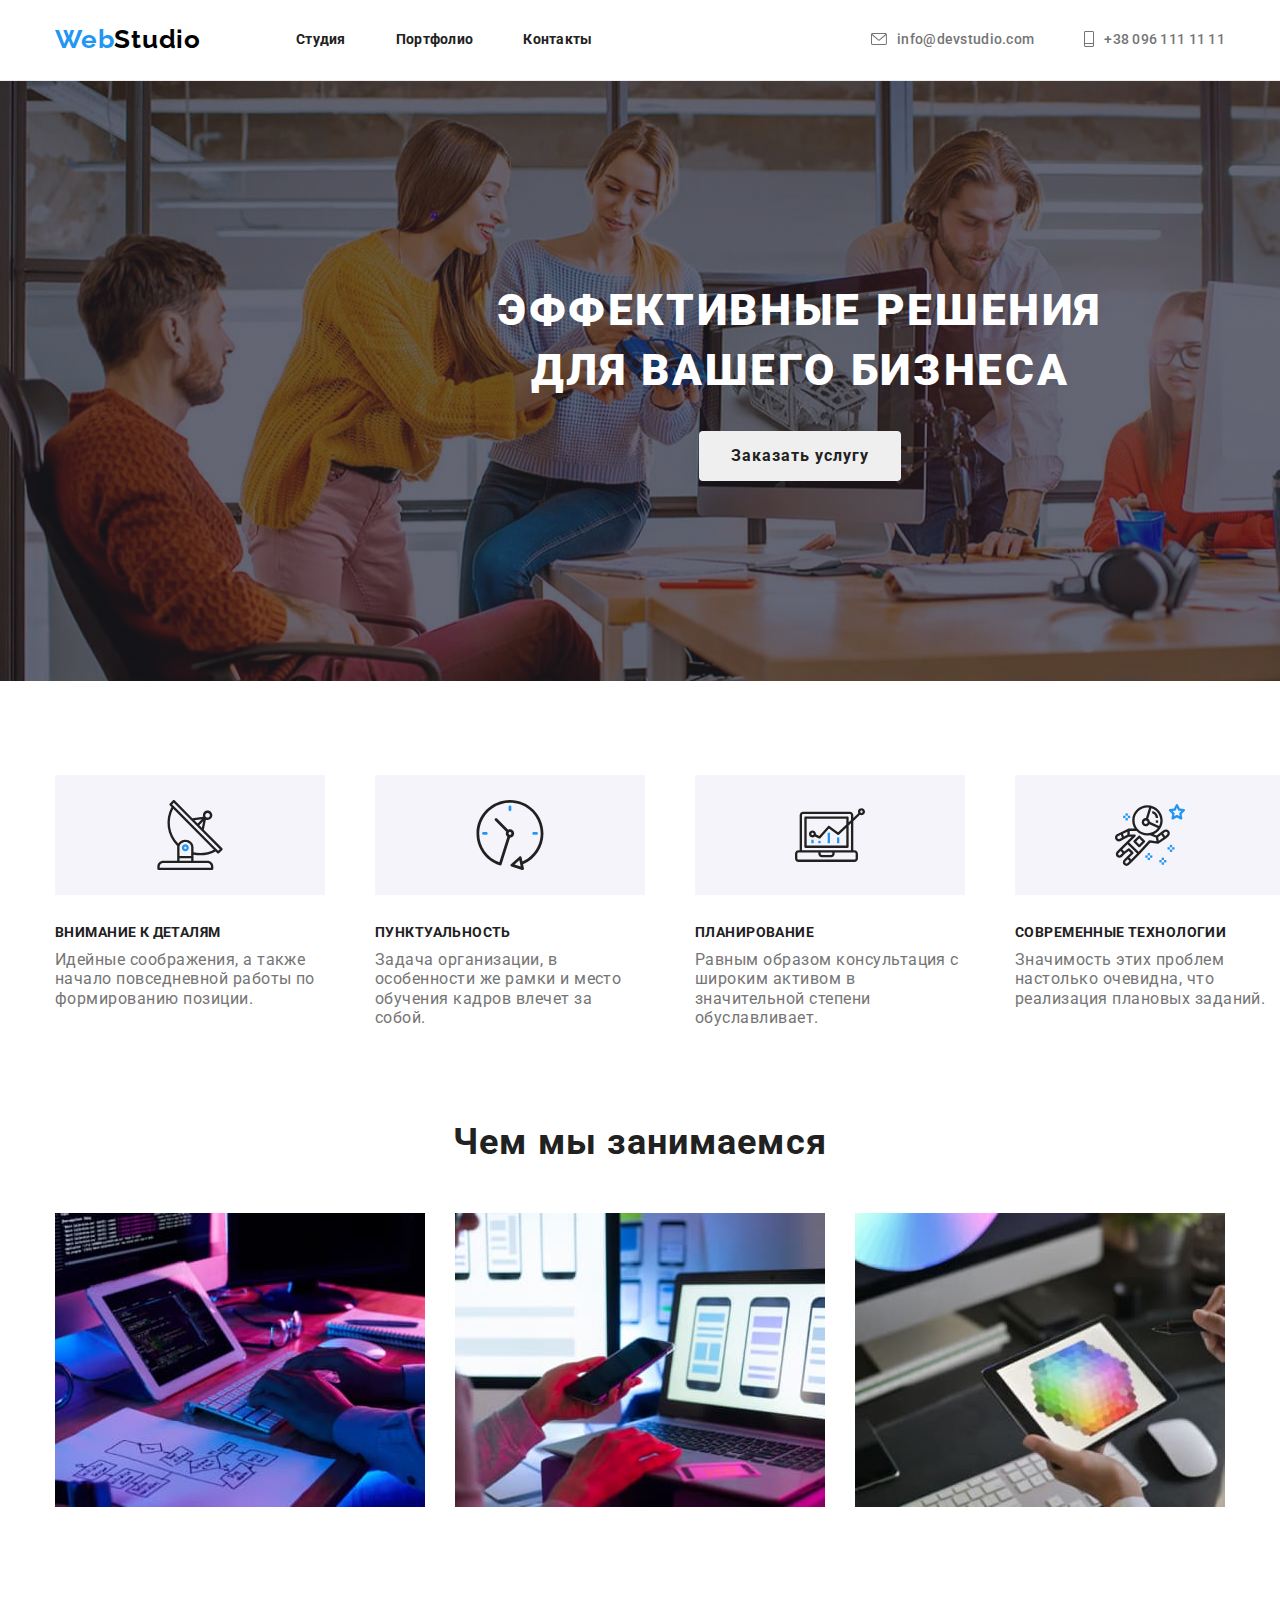
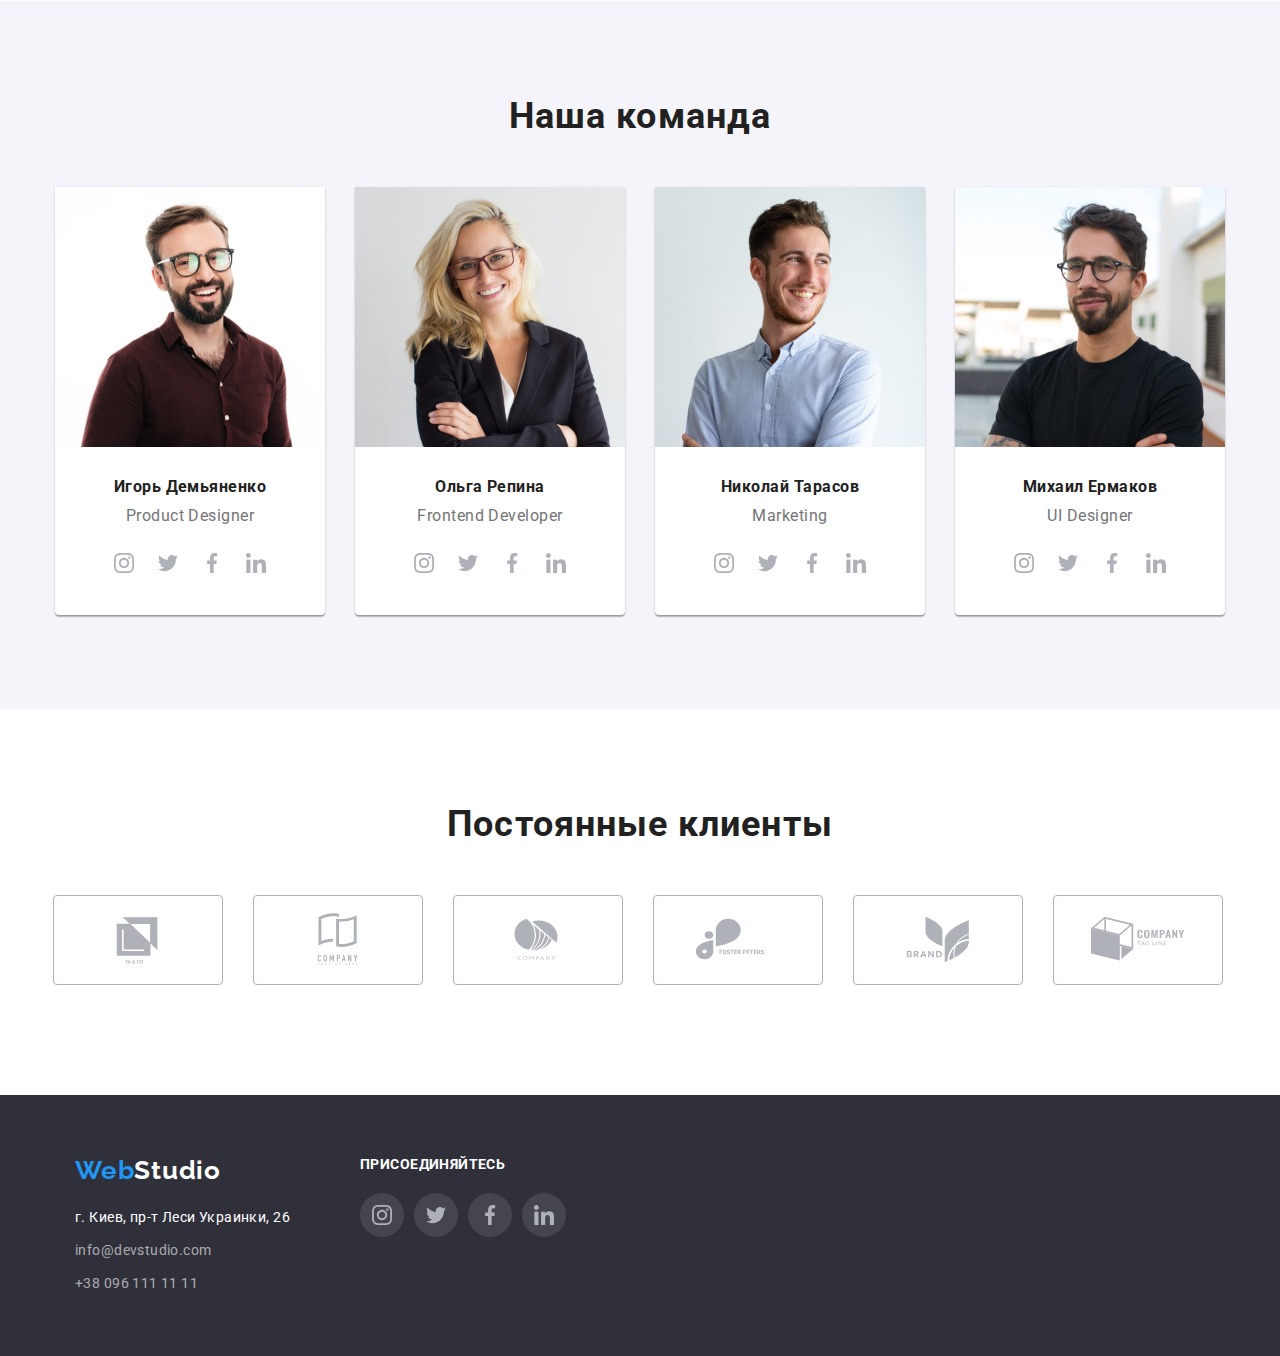
<file: index.html>
<!DOCTYPE html>
<html lang="ru">

<head>
    <meta charset="UTF-8">
    <meta http-equiv="X-UA-Compatible" content="IE=edge">
    <meta name="viewport" content="width=device-width, initial-scale=1.0">
    <title>Web-Studio</title>
    <link rel="preconnect" href="https://fonts.gstatic.com">
    <link
        href="https://fonts.googleapis.com/css2?family=Raleway:wght@700&family=Roboto:wght@400;500;700;900&display=swap"
        rel="stylesheet">
    <link rel="stylesheet"
        href="https://cdnjs.cloudflare.com/ajax/libs/modern-normalize/1.0.0/modern-normalize.min.css">
    <link rel="stylesheet" href="./css/styles.css" />
</head>

<body>
    <header class="section page-heder">
        <div class="container">
        <a class="link logo emblem" href="../index.html">Web<span class="emblem-header">Studio</span></a>
        <nav class="navigation">
            <ul class="menu list">
                <li class="menu-item"><a class="link move-links" href="index.html">Студия</a></li>
                <li class="menu-item"><a class="link move-links" href="./pages/portfolio.html">Портфолио</a></li>
                <li class="menu-item"><a class="link move-links" href="#">Контакты</a></li>
            </ul>
        </nav>
        <ul class="menu list menu-navigation">
            <li class="menu-item"><a class="link font" href="mailto:info@devstudio.com">
                <svg class="icon-contacts" width="16" height="12">
                <use href="./images/firsticon.svg#icon-envelope"></use>
            </svg>
            info@devstudio.com</a>
        </li>
            <li class="menu-item"><a class="link font" href="tel:+380961111111">
                <svg class="icon-contacts" width="10" height="16">
                    <use href="./images/firsticon.svg#icon-phone"></use>
                </svg>
                +38 096 111 11 11</a>
            </li>
        </ul>
        </div>
    </header>
    <main>
        <section class="section hero">
            <div class="container">
            <h1 class="page-title">Эффективные решения<br>для вашего бизнеса</h1>
            <button class="btn btn-hero" type="button">Заказать услугу</button>
            </div>
        </section>
        <section class="section"> 
            <div class="container">
            <h2 class="visually-hidden">Необходимые качества для успешного бизнеса</h2>
            <ul class="list menu">
                <li class="menu-item">
                    <div class="shell-icon">
                        <svg class="social-icons-svg" width="70" height="70">
                            <use href="./images/firsticon.svg#icon-antenna"></use>
                        </svg>
                    </div>
                    <h3 class="title-text title">Внимание к деталям</h3>
                    <p class="title-label ">Идейные соображения, а также начало повседневной работы по формированию
                        позиции.</p>
                </li>
                <li class="menu-item">
                    <div class="shell-icon">
                        <svg class="social-icons-svg" width="70" height="70">
                            <use href="./images/firsticon.svg#icon-clock"></use>
                        </svg>
                    </div>
                    <h3 class="title-text title">Пунктуальность</h3>
                    <p class="title-label ">Задача организации, в особенности же рамки и место обучения кадров влечет за
                        собой.</p>
                </li>
                <li class="menu-item">
                    <div class="shell-icon">
                        <svg class="social-icons-svg" width="70" height="70">
                            <use href="./images/firsticon.svg#icon-diagram"></use>
                        </svg>
                    </div>
                    <h3 class="title-text title">Планирование</h3>
                    <p class="title-label ">Равным образом консультация с широким активом в значительной степени
                        обуславливает.</p>
                </li>
                <li class="menu-item">
                    <div class="shell-icon">
                        <svg class="social-icons-svg" width="70" height="70">
                            <use href="./images/firsticon.svg#icon-astronaut"></use>
                        </svg>
                    </div>
                    <h3 class="title-text title">Современные технологии</h3>
                    <p class="title-label ">Значимость этих проблем настолько очевидна, что реализация плановых заданий.
                    </p>
                </li>
            </ul>
            </div>
        </section>
        <section class="section-3">
            <div class="container">
            <h2 class="title section-title"> Чем мы занимаемся </h2>
            <ul class="list card-set">
                <li class="item team-item">
                    <img src="images/box1.jpg" width="370" height="294" alt="Чем мы занимаемся" />
                </li>
                <li class="item team-item">
                    <img src="images/box2.jpg" width="370" height="294" alt="Чем мы занимаемся" />
                </li>
                <li class="item team-item">
                    <img src="images/box3.jpg" width="370" height="294" alt="Чем мы занимаемся" />
                </li>
            </ul>
            </div>
        </section>
        <section class="section second-bg">
            <div class="container">
            <h2 class="title section-title">Наша команда</h2>
            <ul class="list card-set">
                <li class="item team-name">
                    <img src="images/img.jpg" width="270" alt="Игорь Демьяненко" />
                    <div class="team-description">
                    <h3 class="title-name title">Игорь Демьяненко</h3>
                    <p class="title-label ">Product Designer</p>
                    <ul class="team-icon list">
                        <li class="icon-item">
                            <a href="https://www.instagram.com/?hl=ru" class="link link-team-social" target="_blank"
                                rel="noopener noreferer">
                                <svg class="icon-social" width="20" height="20">
                                    <use href="./images/firsticon.svg#icon-instagram"></use>
                                </svg>
                            </a>
                        </li>
                        <li class="icon-item">
                            <a href="#" class="link link-team-social" target="_blank" rel="noopener noreferer">
                                <svg class="icon-social" width="20" height="20">
                                    <use href="./images/firsticon.svg#icon-twitter"></use>
                                </svg>
                            </a>
                        </li>
                        <li class="icon-item">
                            <a href="#" class="link link-team-social" target="_blank" rel="noopener noreferer">
                                <svg class="icon-social" width="20" height="20">
                                    <use href="./images/firsticon.svg#icon-facebook"></use>
                                </svg>
                            </a>
                        </li>
                        <li class="icon-item">
                            <a href="#" class="link link-team-social" target="_blank" rel="noopener noreferer">
                                <svg class="icon-social" width="20" height="20">
                                    <use href="./images/firsticon.svg#icon-linkedin"></use>
                                </svg>
                            </a>
                        </li>
                    </ul>
                    </div>
                </li>
                <li class="item team-name">
                    <img src="images/img(1).jpg" width="270" alt="Ольга Репина" />
                    <div class="team-description">
                    <h3 class="title-name title">Ольга Репина</h3>
                    <p class="title-label ">Frontend Developer</p>
                    <ul class="team-icon list">
                        <li class="icon-item">
                            <a href="https://www.instagram.com/?hl=ru" class="link link-team-social" target="_blank"
                                rel="noopener noreferer">
                                <svg class="icon-social" width="20" height="20">
                                    <use href="./images/firsticon.svg#icon-instagram"></use>
                                </svg>
                            </a>
                        </li>
                        <li class="icon-item">
                            <a href="#" class="link link-team-social" target="_blank" rel="noopener noreferer">
                                <svg class="icon-social" width="20" height="20">
                                    <use href="./images/firsticon.svg#icon-twitter"></use>
                                </svg>
                            </a>
                        </li>
                        <li class="icon-item">
                            <a href="#" class="link link-team-social" target="_blank" rel="noopener noreferer">
                                <svg class="icon-social" width="20" height="20">
                                    <use href="./images/firsticon.svg#icon-facebook"></use>
                                </svg>
                            </a>
                        </li>
                        <li class="icon-item">
                            <a href="#" class="link link-team-social" target="_blank" rel="noopener noreferer">
                                <svg class="icon-social" width="20" height="20">
                                    <use href="./images/firsticon.svg#icon-linkedin"></use>
                                </svg>
                            </a>
                        </li>
                    </ul>
                    </div>
                </li>
                <li class="item team-name">
                    <img src="images/img(2).jpg" width="270" alt="Николай Тарасов" />
                    <div class="team-description">
                    <h3 class="title-name title">Николай Тарасов</h3>
                    <p class="title-label ">Marketing</p>
                    <ul class="team-icon list">
                        <li class="icon-item">
                            <a href="https://www.instagram.com/?hl=ru" class="link link-team-social" target="_blank"
                                rel="noopener noreferer">
                                <svg class="icon-social" width="20" height="20">
                                    <use href="./images/firsticon.svg#icon-instagram"></use>
                                </svg>
                            </a>
                        </li>
                        <li class="icon-item">
                            <a href="#" class="link link-team-social" target="_blank" rel="noopener noreferer">
                                <svg class="icon-social" width="20" height="20">
                                    <use href="./images/firsticon.svg#icon-twitter"></use>
                                </svg>
                            </a>
                        </li>
                        <li class="icon-item">
                            <a href="#" class="link link-team-social" target="_blank" rel="noopener noreferer">
                                <svg class="icon-social" width="20" height="20">
                                    <use href="./images/firsticon.svg#icon-facebook"></use>
                                </svg>
                            </a>
                        </li>
                        <li class="icon-item">
                            <a href="#" class="link link-team-social" target="_blank" rel="noopener noreferer">
                                <svg class="icon-social" width="20" height="20">
                                    <use href="./images/firsticon.svg#icon-linkedin"></use>
                                </svg>
                            </a>
                        </li>
                    </ul>
                    </div>
                </li>
                <li class="item team-name">
                    <img src="images/img(3).jpg" width="270" alt="Михаил Ермаков" />
                    <div class="team-description">
                    <h3 class="title-name title">Михаил Ермаков</h3>
                    <p class="title-label ">UI Designer</p>
                    <ul class="team-icon list">
                        <li class="icon-item">
                            <a href="https://www.instagram.com/?hl=ru" class="link link-team-social" target="_blank"
                                rel="noopener noreferer">
                                <svg class="icon-social" width="20" height="20">
                                    <use href="./images/firsticon.svg#icon-instagram"></use>
                                </svg>
                            </a>
                        </li>
                        <li class="icon-item">
                            <a href="#" class="link link-team-social" target="_blank" rel="noopener noreferer">
                                <svg class="icon-social" width="20" height="20">
                                    <use href="./images/firsticon.svg#icon-twitter"></use>
                                </svg>
                            </a>
                        </li>
                        <li class="icon-item">
                            <a href="#" class="link link-team-social" target="_blank" rel="noopener noreferer">
                                <svg class="icon-social" width="20" height="20">
                                    <use href="./images/firsticon.svg#icon-facebook"></use>
                                </svg>
                            </a>
                        </li>
                        <li class="icon-item">
                            <a href="#" class="link link-team-social" target="_blank" rel="noopener noreferer">
                                <svg class="icon-social" width="20" height="20">
                                    <use href="./images/firsticon.svg#icon-linkedin"></use>
                                </svg>
                            </a>
                        </li>
                    </ul>
                    </div>
                </li>
            </ul>
            </div>
        </section>
        <section class="section">
            <div class="container">
                <h2 class="title section-title">Постоянные клиенты</h2>
                <ul class="clients-list">
                    <li class="clients-item">
                        <a href="#" class="link clients-link">
                            <svg class="clients-logo" width="41" height="46.7">
                                <use href="./images/firsticon.svg#icon-company1" ></use>
                            </svg>
                        </a>
                    </li>
                    <li class="clients-item">
                        <a href="#" class="link clients-link">
                            <svg class="clients-logo" width="40" height="52">
                                <use href="./images/firsticon.svg#icon-company2"></use>
                            </svg>
                        </a>
                    </li>
                    <li class="clients-item">
                        <a href="#" class="link clients-link" width="43,46" height="41,18">
                            <svg class="clients-logo">
                                <use href="./images/firsticon.svg#icon-company3"></use>
                            </svg>
                        </a>
                    </li>
                    <li class="clients-item">
                        <a href="#" class="link clients-link">
                            <svg class="clients-logo" width="84,44" height="40,62">
                                <use href="./images/firsticon.svg#icon-company4"></use>
                            </svg>
                        </a>
                    </li>
                    <li class="clients-item">
                        <a href="#" class="link clients-link">
                            <svg class="clients-logo" width="62,54" height="45,43">
                                <use href="./images/firsticon.svg#icon-company5"></use>
                            </svg>
                        </a>
                    </li>
                    <li class="clients-item">
                        <a href="#" class="link clients-link">
                            <svg class="clients-logo" width="93,79" height="43,93" >
                                <use href="./images/firsticon.svg#icon-company6" ></use>
                            </svg>
                        </a>
                    </li>
                </ul>
            </div>
        </section>
    </main>
    <footer class="section-footer dark-bg">
        <div class="container footer-container">
        <div class="">
        <a class="link emblem" href="../index.html">Web<span class="emblem-footer">Studio</span></a>
        <address class="address">
            <ul class="list">
            <li class="address-list-location address-item">
                <a href="https://goo.gl/maps/eqV23aZUYZTrV4pg6" target="_blank" rel="noopener noreferrer" class="link map">
                    г. Киев, пр-т Леси Украинки, 26
                </a>
            </li>
            <li class="address-item transparency ">
                <a href="mailto:info@devstudio.com" class="footer-mail link"> info@devstudio.com </a>
            </li>
            <li class="address-item transparency ">
                <a href="tel:+380961111111" class="footer-phone link"> +38 096 111 11 11 </a>
            </li>
            </ul>
        </address>
    </div>
    <div class="footer-social">
        <b class="social-text">ПРИСОЕДИНЯЙТЕСЬ</b>
        <ul class="team-icon list">
            <li class="icon-item icon-item-footer">
                <a href="#" class="link link-team-social bgcolor" target="_blank" rel="noopener noreferer">
                    <svg class="icon-social" width="20" height="20">
                        <use href="./images/firsticon.svg#icon-instagram"></use>
                    </svg>
                </a>
            </li>
            <li class="icon-item icon-item-footer">
                <a href="#" class="link link-team-social" target="_blank" rel="noopener noreferer">
                    <svg class="icon-social" width="20" height="20">
                        <use href="./images/firsticon.svg#icon-twitter"></use>
                    </svg>
                </a>
            </li>
            <li class="icon-item icon-item-footer">
                <a href="#" class="link link-team-social" target="_blank" rel="noopener noreferer">
                    <svg class="icon-social" width="20" height="20">
                        <use href="./images/firsticon.svg#icon-facebook"></use>
                    </svg>
                </a>
            </li>
            <li class="icon-item icon-item-footer">
                <a href="#" class="link link-team-social" target="_blank" rel="noopener noreferer">
                    <svg class="icon-social" width="20" height="20">
                        <use href="./images/firsticon.svg#icon-linkedin"></use>
                    </svg>
                </a>
            </li>
        </ul>
    </div>
    </div>

    </footer>
    
</body>

</html>
</file>
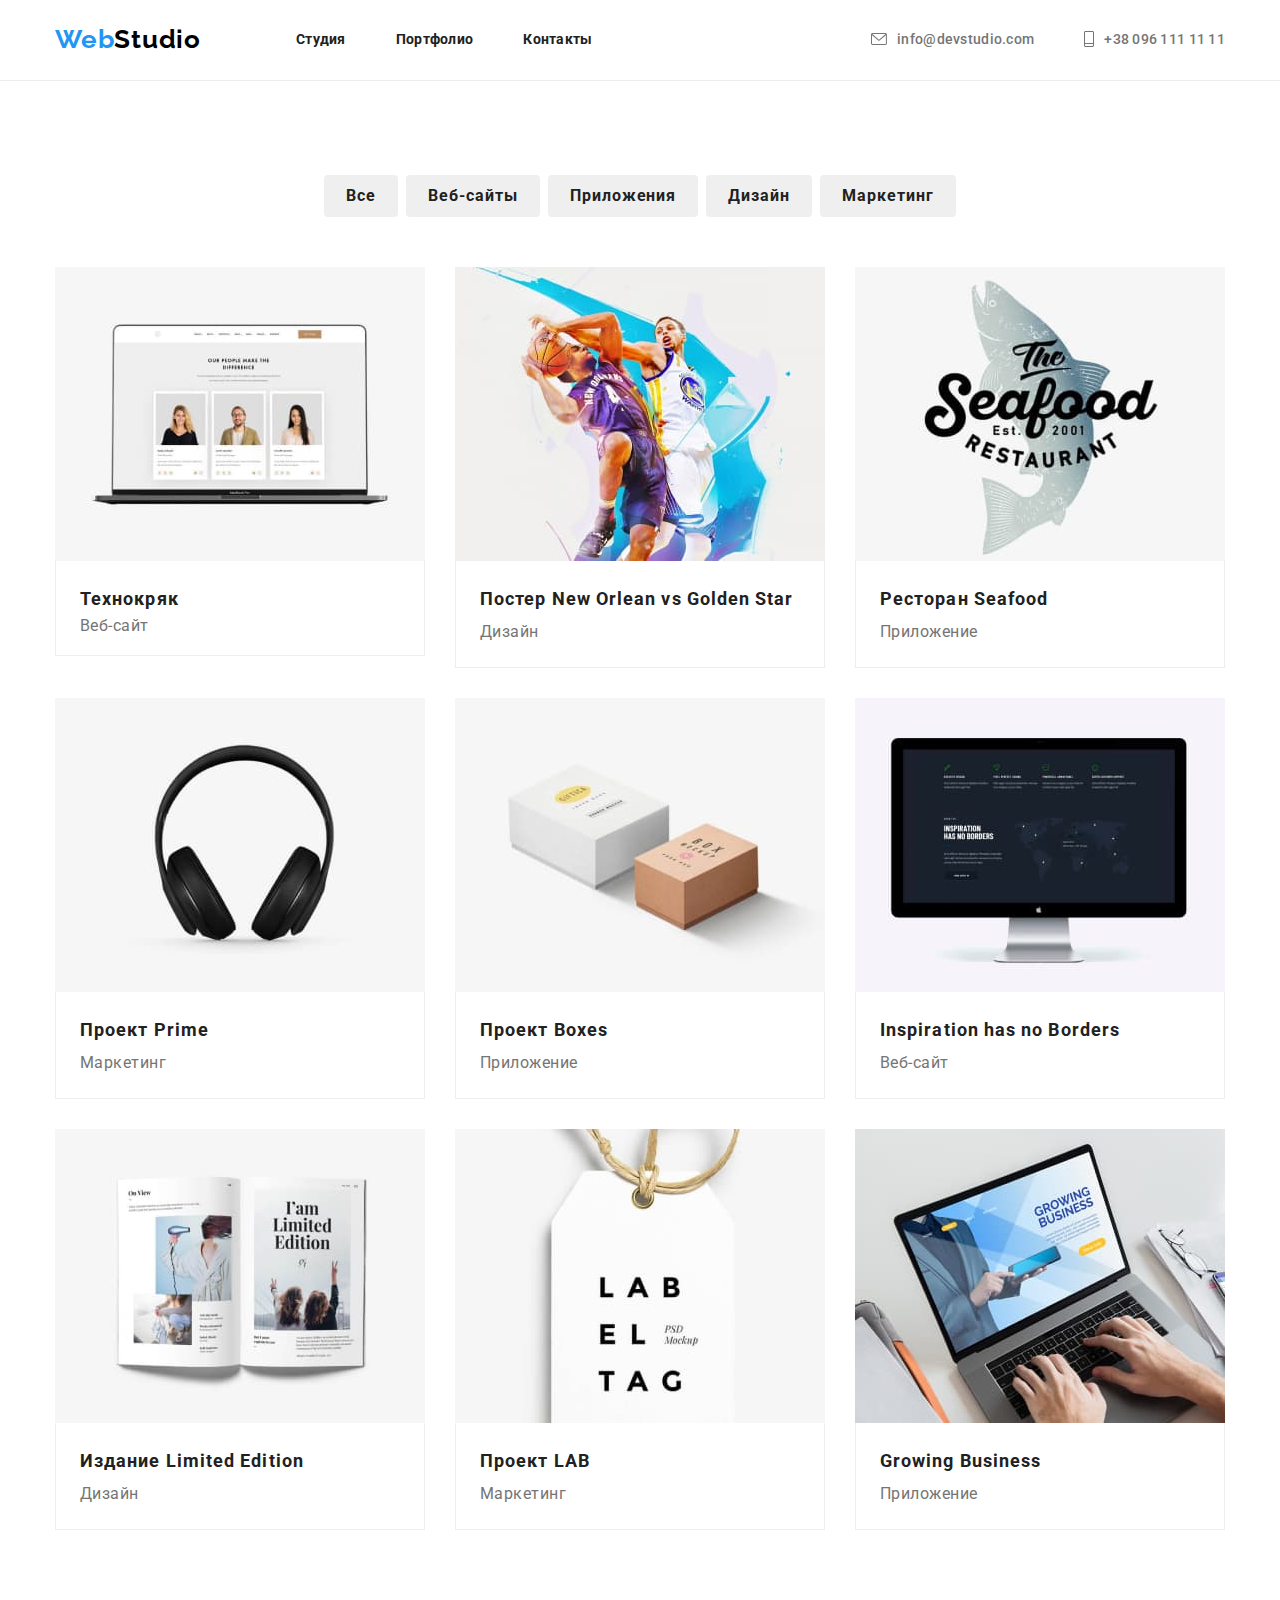
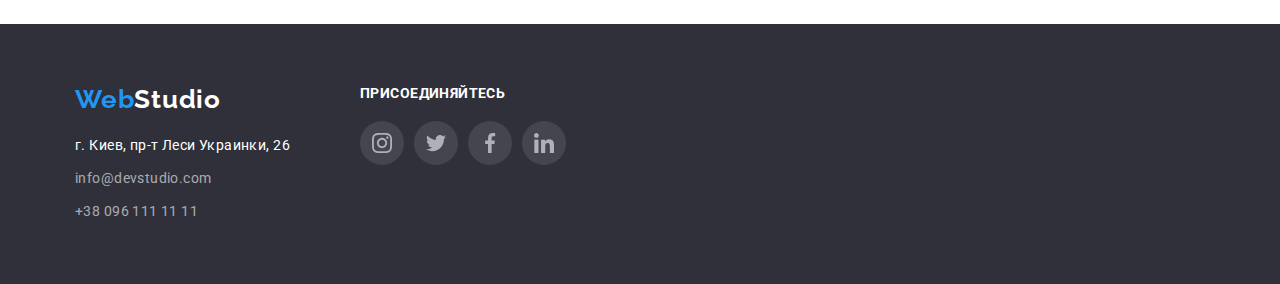
<file: pages/portfolio.html>
<!DOCTYPE html>
<html lang="ru">
<head>
    <meta charset="UTF-8">
    <meta http-equiv="X-UA-Compatible" content="IE=edge">
    <meta name="viewport" content="width=device-width, initial-scale=1.0">
    <title>Web-Studio</title>
    <link rel="preconnect" href="https://fonts.gstatic.com">
    <link href="https://fonts.googleapis.com/css2?family=Raleway:wght@700&family=Roboto:wght@400;500;700;900&display=swap"
        rel="stylesheet">
    <link rel="stylesheet" href="https://cdnjs.cloudflare.com/ajax/libs/modern-normalize/1.0.0/modern-normalize.min.css">
    <link rel="stylesheet" href="../css/styles.css" />
</head>
<body>
    
<header class="section page-heder">
    <div class="container">
        <a class="link logo emblem" href="../index.html">Web<span class="emblem-header">Studio</span></a>
        <nav class="navigation">
            <ul class="menu list">
                <li class="menu-item"><a class="link move-links" href="../index.html">Студия</a></li>
                <li class="menu-item"><a class="link move-links" href="portfolio.html">Портфолио</a></li>
                <li class="menu-item"><a class="link move-links" href="#">Контакты</a></li>
            </ul>
        </nav>
        <ul class="menu list menu-navigation">
            <li class="menu-item"><a class="link font" href="mailto:info@devstudio.com">
                    <svg class="icon-contacts" width="16" height="12">
                        <use href="../images/firsticon.svg#icon-envelope"></use>
                    </svg>
                    info@devstudio.com</a>
            </li>
            <li class="menu-item"><a class="link font" href="tel:+380961111111">
                    <svg class="icon-contacts" width="10" height="16">
                        <use href="../images/firsticon.svg#icon-phone"></use>
                    </svg>
                    +38 096 111 11 11</a>
            </li>
        </ul>
    </div>
</header>

    <main class="section"> 
        <div class="container">
    <ul class="list menu portfolio-btn">
            <li class="portfolio-menu-item"><button class="btn" type="button">Все</button></li>
            <li class="portfolio-menu-item"><button class="btn" type="button">Веб-сайты</button></li>
            <li class="portfolio-menu-item"><button class="btn" type="button">Приложения</button></li>
            <li class="portfolio-menu-item"><button class="btn" type="button">Дизайн</button></li>
            <li class="portfolio-menu-item"><button class="btn" type="button">Маркетинг</button></li>
        </ul>
    <ul class="list card-set">
            <li class="item portfolio-item">
                <img src="../images/portfolio/tehnokryak.jpg" width="370" height="294" alt="Технокряк">
                <div class="portfolio-description">
            <h3 class="title-portfolio">Технокряк</h3>
                <p>Веб-сайт</p>
                </div>
            </li>
            <li class="item portfolio-item">
                <img src="../images/portfolio/new-orlean-vs-golden-star.jpg" width="370" height="294" alt="Постер New Orlean vs Golden Star">
                <div class="portfolio-description">
            <h3 class="title-portfolio">Постер New Orlean vs Golden Star</h3>
            <p class="portfolio-text">Дизайн</p>
            </div>
            </li>
            <li class="item portfolio-item">
                <img src="../images/portfolio/seafood.jpg" width="370" height="294" alt="Ресторан Seafood">
                <div class="portfolio-description">
            <h3 class="title-portfolio">Ресторан Seafood</h3>
            <p class="portfolio-text">Приложение</p>
            </div>
            </li>
            <li class="item portfolio-item">
                <img src="../images/portfolio/prime.jpg" width="370" height="294" alt="Проект Prime">
             <div class="portfolio-description">  
            <h3 class="title-portfolio">Проект Prime</h3>
            <p class="portfolio-text">Маркетинг</p>
            </div>
            </li>
            <li class="item portfolio-item">
                <img src="../images/portfolio/boxes.jpg" width="370" height="294" alt="Проект Boxes">
                <div class="portfolio-description">
                <h3 class="title-portfolio">Проект Boxes</h3>
                <p class="portfolio-text">Приложение</p>
                </div>
            </li>
            <li class="item portfolio-item">
                <img src="../images/portfolio/inspiration-has-no-borders.jpg" width="370" height="294" alt="Inspiration has no Borders">
                <div class="portfolio-description">
            <h3 class="title-portfolio">Inspiration has no Borders</h3>
                <p class="portfolio-text">Веб-сайт</p>
                </div>
            </li>
            <li class="item portfolio-item">
                <img src="../images/portfolio/limited-edition.jpg" width="370" height="294" alt="Издание Limited Edition">
                <div class="portfolio-description">
            <h3 class="title-portfolio">Издание Limited Edition</h3>
            <p class="portfolio-text">Дизайн</p>
            </div>
            </li>
            <li class="item portfolio-item">
                <img src="../images/portfolio/lab.jpg" width="370" height="294" alt="Проект LAB">
                <div class="portfolio-description">
                <h3 class="title-portfolio">Проект LAB</h3>
                <p class="portfolio-text">Маркетинг</p>
                </div>
            </li>
            <li class="item portfolio-item">
                <img src="../images/portfolio/growing-business.jpg" width="370" height="294" alt="Growing Business">
                <div class="portfolio-description">
                <h3 class="title-portfolio">Growing Business</h3>
            <p class="portfolio-text">Приложение</p>
            </div>
            </li>
        </ul>
</div>
    </main>
        <footer class="section-footer dark-bg">
            <div class="container footer-container">
                <div class="">
                    <a class="link emblem" href="../index.html">Web<span class="emblem-footer">Studio</span></a>
                    <address class="address">
                        <ul class="list">
                            <li class="address-list-location address-item">
                                <a href="https://goo.gl/maps/eqV23aZUYZTrV4pg6" target="_blank" rel="noopener noreferrer"
                                    class="link map">
                                    г. Киев, пр-т Леси Украинки, 26
                                </a>
                            </li>
                            <li class="address-item transparency ">
                                <a href="mailto:info@devstudio.com" class="footer-mail link"> info@devstudio.com </a>
                            </li>
                            <li class="address-item transparency ">
                                <a href="tel:+380961111111" class="footer-phone link"> +38 096 111 11 11 </a>
                            </li>
                        </ul>
                    </address>
                </div>
                <div class="footer-social">
                    <b class="social-text">ПРИСОЕДИНЯЙТЕСЬ</b>
                    <ul class="team-icon list">
                        <li class="icon-item icon-item-footer">
                            <a href="#" class="link link-team-social bgcolor" target="_blank" rel="noopener noreferer">
                                <svg class="icon-social" width="20" height="20">
                                    <use href="../images/firsticon.svg#icon-instagram"></use>
                                </svg>
                            </a>
                        </li>
                        <li class="icon-item icon-item-footer">
                            <a href="#" class="link link-team-social" target="_blank" rel="noopener noreferer">
                                <svg class="icon-social" width="20" height="20">
                                    <use href="../images/firsticon.svg#icon-twitter"></use>
                                </svg>
                            </a>
                        </li>
                        <li class="icon-item icon-item-footer">
                            <a href="#" class="link link-team-social" target="_blank" rel="noopener noreferer">
                                <svg class="icon-social" width="20" height="20">
                                    <use href="../images/firsticon.svg#icon-facebook"></use>
                                </svg>
                            </a>
                        </li>
                        <li class="icon-item icon-item-footer">
                            <a href="#" class="link link-team-social" target="_blank" rel="noopener noreferer">
                                <svg class="icon-social" width="20" height="20">
                                    <use href="../images/firsticon.svg#icon-linkedin"></use>
                                </svg>
                            </a>
                        </li>
                    </ul>
                </div>
            </div>
        
        </footer>
</body>
</html>
</file>
<file: css/styles.css>
:root {
  --main-text-cl: #757575;
  --title-cl: #212121;
  --alt-text-cl: #ffffff;
  --accent-cl: #2196f3;
  --color-border-header: #ececec;
  --color-border-portfolio: #eeeeee;
  --dark-bg: #2f303a;
  --second-bg: #f5f4fa;
  --team-icon-color: #afb1b8;
  --card-shadow: 0px 1px 3px rgba(0, 0, 0, 0.12),
    0px 1px 1px rgba(0, 0, 0, 0.14), 0px 2px 1px rgba(0, 0, 0, 0.2);
  --card-shadow-portfolio: 0px 1px 1px rgba(0, 0, 0, 0.12),
    0px 4px 4px rgba(0, 0, 0, 0.06), 1px 4px 6px rgba(0, 0, 0, 0.16);
  --bgc-icon-footer: rgba(255, 255, 255, 0.1);
  --gradient-hero: rgba(47, 48, 58, 0.4), rgba(47, 48, 58, 0.4);
  --color-mail-phone: rgba(255, 255, 255, 0.6);
  --portfolio-item-gap: 30px;
  --shadow-button: 0px 3px 1px rgba(0, 0, 0, 0.1),
    0px 1px 2px rgba(0, 0, 0, 0.08), 0px 2px 2px rgba(0, 0, 0, 0.12);

  --emblem-font: "Raleway", sans-serif;
  --title-font: "Roboto", sans-serif;
}
html {
  box-sizing: border-box;
}

*,
*::before,
*::after {
  box-sizing: inherit;
}
body {
  font-family: var(--title-font);
  letter-spacing: 0.03em;
  color: var(--main-text-cl);
}

h1,
h2,
h3,
p {
  margin: 0;
}
.navigation {
  display: flex;
  align-items: center;
  margin-right: auto;
}
.menu-navigation {
  display: flex;
  align-items: center;
}
.section {
  padding-top: 94px;
  padding-bottom: 94px;
}
.section-3 {
  padding-bottom: 94px;
}
.section-footer {
  padding: 60px;
}
.container {
  width: 1200px;
  padding-right: 15px;
  padding-left: 15px;
  margin-right: auto;
  margin-left: auto;
}
.socials-list {
  max-width: 696px;
  margin-left: auto;
  margin-right: auto;
}

img {
  display: block;
  max-width: 100%;
  height: auto;
}
.link {
  color: inherit;
  text-decoration: none;
}
.link:hover,
.link:focus {
  color: var(--accent-cl);
}
.font {
  display: flex;
  align-items: center;
  font-family: Roboto;
  font-weight: 500;
  font-size: 14px;
  line-height: 16px;
  letter-spacing: 0.02em;
}
.dark-bg {
  background-color: var(--dark-bg);
}
.move-links {
  font-weight: bold;
  font-size: 14px;
  line-height: 1.14;
  letter-spacing: 0.02em;
  color: var(--title-cl);
}
.emblem {
  font-family: var(--emblem-font);
  font-weight: bold;
  font-size: 26px;
  line-height: 1.19;
  letter-spacing: 0.03em;
  color: var(--accent-cl);
}
.emblem-header {
  color: #000000;
}
.emblem-footer {
  color: var(--alt-text-cl);
  display: inline-block;
  margin-bottom: 20px;
  text-decoration: none;
}
.address {
  font-style: inherit;
}
.menu {
  display: inline-flex;
}

.menu-item:not(:last-child) {
  margin-right: 50px;
}

.btn {
  border-radius: 4px;
  font-family: var(--title-font);
  font-weight: bold;
  font-size: 16px;
  line-height: 1.87;
  letter-spacing: 0.06em;
  color: var(--title-cl);
  padding: 6px 22px;
  border: none;
}
.btn:hover,
.btn:focus {
  color: var(--alt-text-cl);
  background-color: var(--accent-cl);
}
.hero {
  list-style: none;
  background-color: var(--dark-bg);
  background-image: linear-gradient(var(--gradient-hero)),
    url(../images/proffi-team-min.jpg);
  padding: 200px;
  text-align: center;
}
.btn-hero {
  display: inline-block;
  min-width: 200px;
  padding: 10px 32px;
  border-radius: 4px;
  border-color: transparent;
  align-items: center;
  text-align: center;
  font-family: inherit;
  font-weight: 700;
}
.visually-hidden {
  position: absolute !important;
  clip: rect(1px 1px 1px 1px);
  clip: rect(1px, 1px, 1px, 1px);
  padding: 0 !important;
  border: 0 !important;
  height: 1px !important;
  width: 1px !important;
  overflow: hidden;
}
.list {
  margin-top: 0;
  margin-bottom: 0;
  padding-left: 0;
  list-style: none;
}
.card-set {
  display: flex;
  flex-wrap: wrap;
  margin-left: -30px;
  margin-top: -30px;
}
.logo {
  margin-right: 95px;
  display: block;
}
.page-heder {
  border-bottom: 1px solid var(--color-border-header);
  padding-top: 24px;
  padding-bottom: 25px;
}
.page-heder .container {
  display: flex;
}

.page-title {
  margin-bottom: 30px;
  font-family: var(--title-font);
  font-weight: 900;
  font-size: 44px;
  line-height: 1.36;
  letter-spacing: 0.06em;
  text-transform: uppercase;
  white-space: pre;
  color: var(--alt-text-cl);
}
.title {
  font-family: var(--title-font);
  letter-spacing: 0.03em;
  color: var(--title-cl);
}
.section-title {
  font-size: 36px;
  line-height: 1.17;
  margin-bottom: 50px;
  text-align: center;
}
.title-text {
  font-size: 14px;
  line-height: 1.14;
  text-transform: uppercase;
}
.title-name {
  font-size: 16px;
  line-height: 1.19;
}
.title-portfolio {
  font-weight: bold;
  font-size: 18px;
  line-height: 2;
  letter-spacing: 0.06em;
  color: var(--title-cl);
}
.title-label {
  margin-top: 10px;
  font-size: 16px;
  line-height: 1.19;
  letter-spacing: 0.03em;
  color: var(--main-text-cl);
}
.portfolio-text {
  font-size: 16px;
  line-height: 1.87;
}
.transparency {
  color: rgba(255, 255, 255, 0.6);
  padding-top: 9px;
}
.map {
  font-size: 14px;
  line-height: 1.71;
  letter-spacing: 0.03em;
  color: var(--alt-text-cl);
}

.address-footer {
  font-size: 14px;
  line-height: 1.71;
  color: #ffffff;
}
.second-bg {
  padding-bottom: 94px;
  background-color: var(--second-bg);
}
.item {
  margin-left: 30px;
  margin-top: 30px;
}
.team-item {
  flex-basis: calc((100% - 3 * 30px) / 3);
}
.team-name {
  flex-basis: calc((100% - 4 * 30px) / 4);
  text-align: center;
  border-radius: 0px 0px 4px 4px;
  box-shadow: var(--card-shadow);
  background-color: var(--alt-text-cl);
}

.team-description {
  padding: 30px 32px;
}
.portfolio-item {
  flex-basis: calc((100% - 3 * 30px) / 3);
  margin-left: var(--portfolio-item-gap);
  margin-top: var(--portfolio-item-gap);
  background-color: var(--alt-text-cl);
}
.portfolio-item:hover {
  box-shadow: var(--card-shadow-portfolio);
}
.portfolio-btn {
  display: flex;
  flex-wrap: wrap;
  justify-content: center;
  margin-bottom: 50px;
}
.portfolio-menu-item:not(:last-child) {
  margin-right: 8px;
}
.portfolio-menu-item:hover,
.portfolio-menu-item:focus {
  box-shadow: var(--shadow-button);
}
.portfolio-description {
  padding: 20px 24px;
  border-right: 1px solid var(--color-border-portfolio);
  border-left: 1px solid var(--color-border-portfolio);
  border-bottom: 1px solid var(--color-border-portfolio);
}
.icon-contacts {
  margin-right: 10px;
  fill: currentColor;
}
.social-icons-svg {
  width: 70px;
  height: 70px;
}
.shell-icon {
  display: flex;
  width: 270px;
  height: 120px;
  background-color: var(--second-bg);
  justify-content: center;
  align-items: center;
  margin-bottom: 30px;
}
.icon-item-footer:not(last-child) {
  margin-right: 10px;
}
.icon-item > .link-team-social {
  background-color: var(--bgc-icon-footer);
}
.team-icon {
  display: flex;
  justify-content: center;
  align-items: center;
  margin-top: 16px;
}
.link-team-social {
  display: flex;
  height: 44px;
  width: 44px;
  border-radius: 50%;
  color: var(--team-icon-color);
  justify-content: center;
  align-items: center;
}
.icon-social {
  fill: currentColor;
  width: 20px;
  height: 20px;
}
.link-team-social:hover .icon-social,
.link-team-social:focus .icon-social {
  fill: var(--alt-text-cl);
}
.link-team-social:hover,
.link-team-social:focus {
  background-color: var(--accent-cl);
}
.clients-list {
  display: flex;
  list-style: none;
  align-items: center;
  justify-content: center;
  margin-left: -45px;
}
.clients-link {
  display: flex;
  width: 170px;
  height: 90px;
  align-items: center;
  justify-content: center;
  border: 1px solid var(--team-icon-color);
  border-radius: 4px;
  color: var(--team-icon-color);

  white-space: nowrap;
  flex-basis: content;
}
.clients-link:hover,
.clients-link:focus {
  border-color: var(--accent-cl);
}
.clients-logo {
  fill: currentColor;
  width: 106px;
  height: 60px;
}
.clients-item + .clients-item {
  margin-left: 30px;
}
.social-text {
  display: inline-block;
  margin-bottom: 4px;
  font-weight: 700;
  font-size: 14px;
  line-height: 1.14;
  letter-spacing: 0.03em;
  text-transform: uppercase;
  color: var(--alt-text-cl);
}
.footer-container {
  display: flex;
}
.footer-social {
  margin-left: 70px;
}
.bgcolor {
  background-color: var(--bgc-icon-footer);
}
.footer-mail,
.footer-phone {
  font-family: inherit;
  font-style: normal;
  font-weight: normal;
  font-size: 14px;
  line-height: 1.71;
  letter-spacing: 0.03em;
  color: var(--color-mail-phone);
}
</file>
